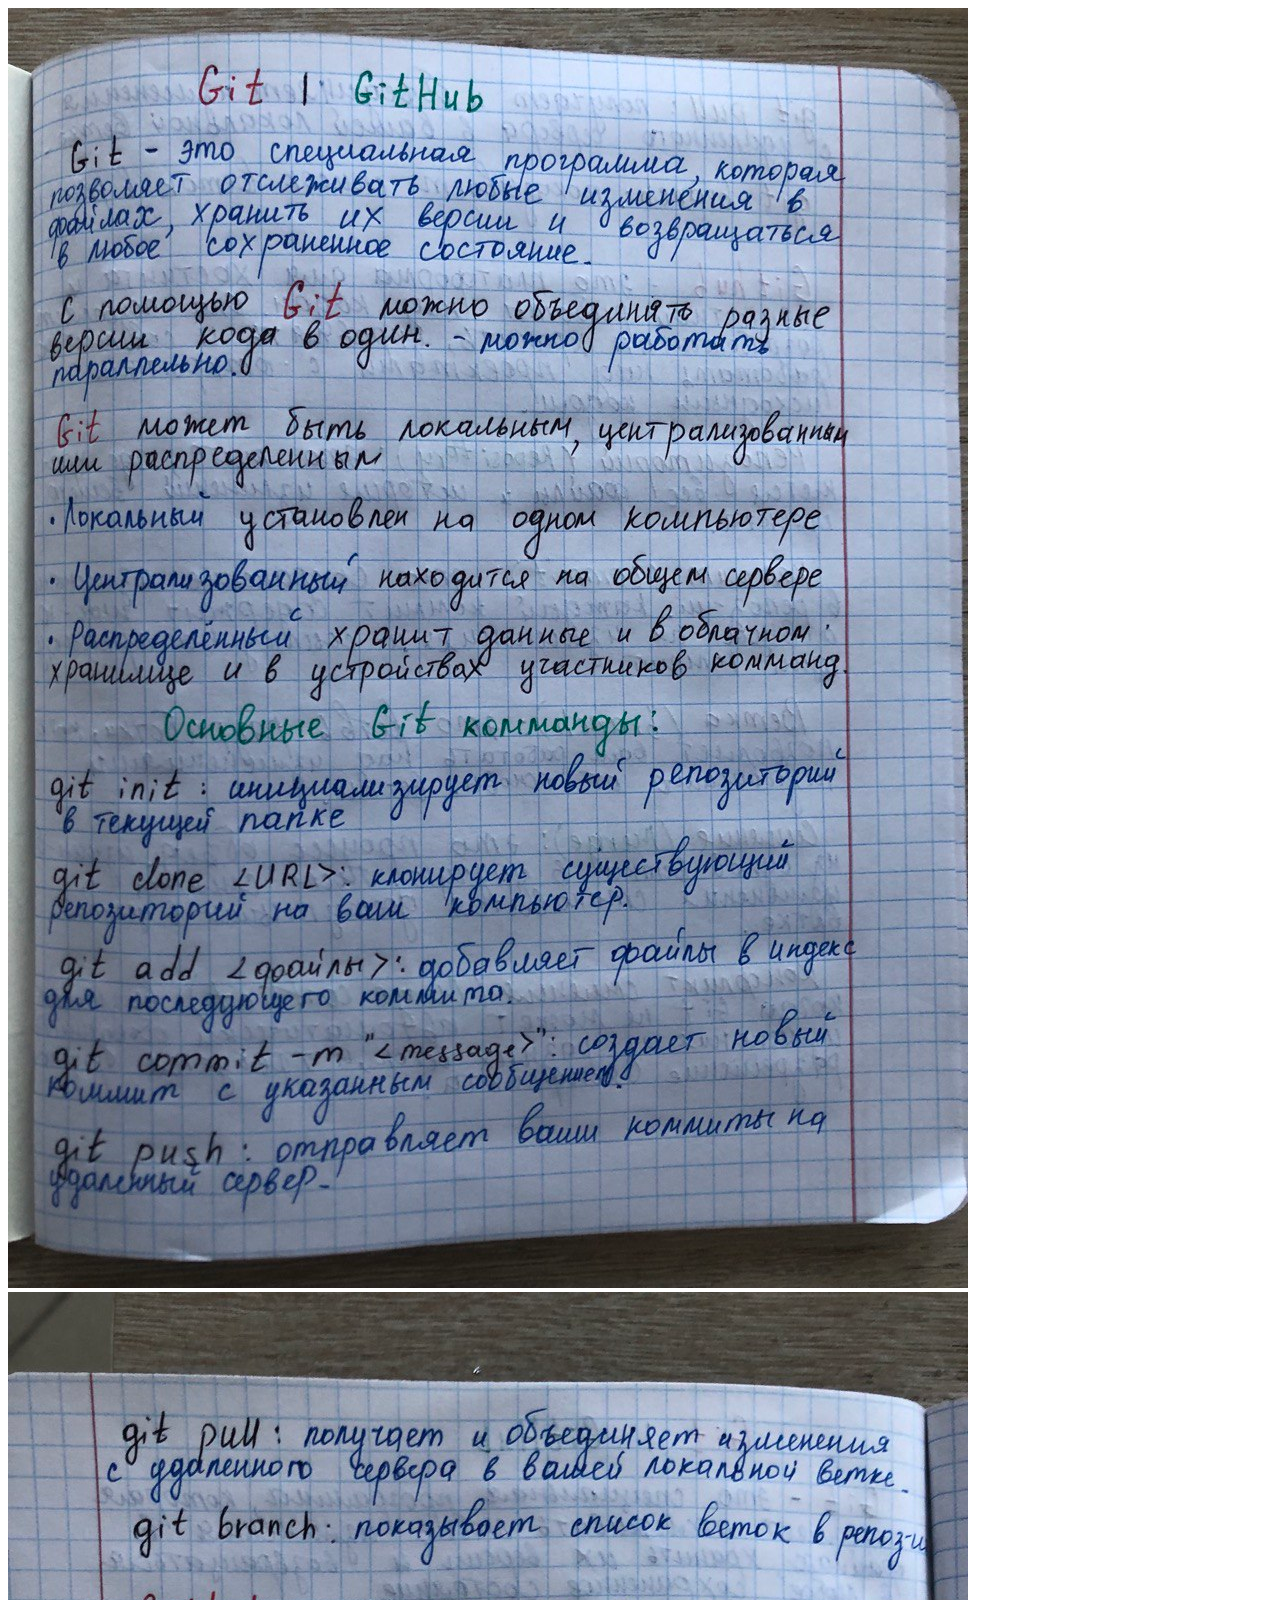
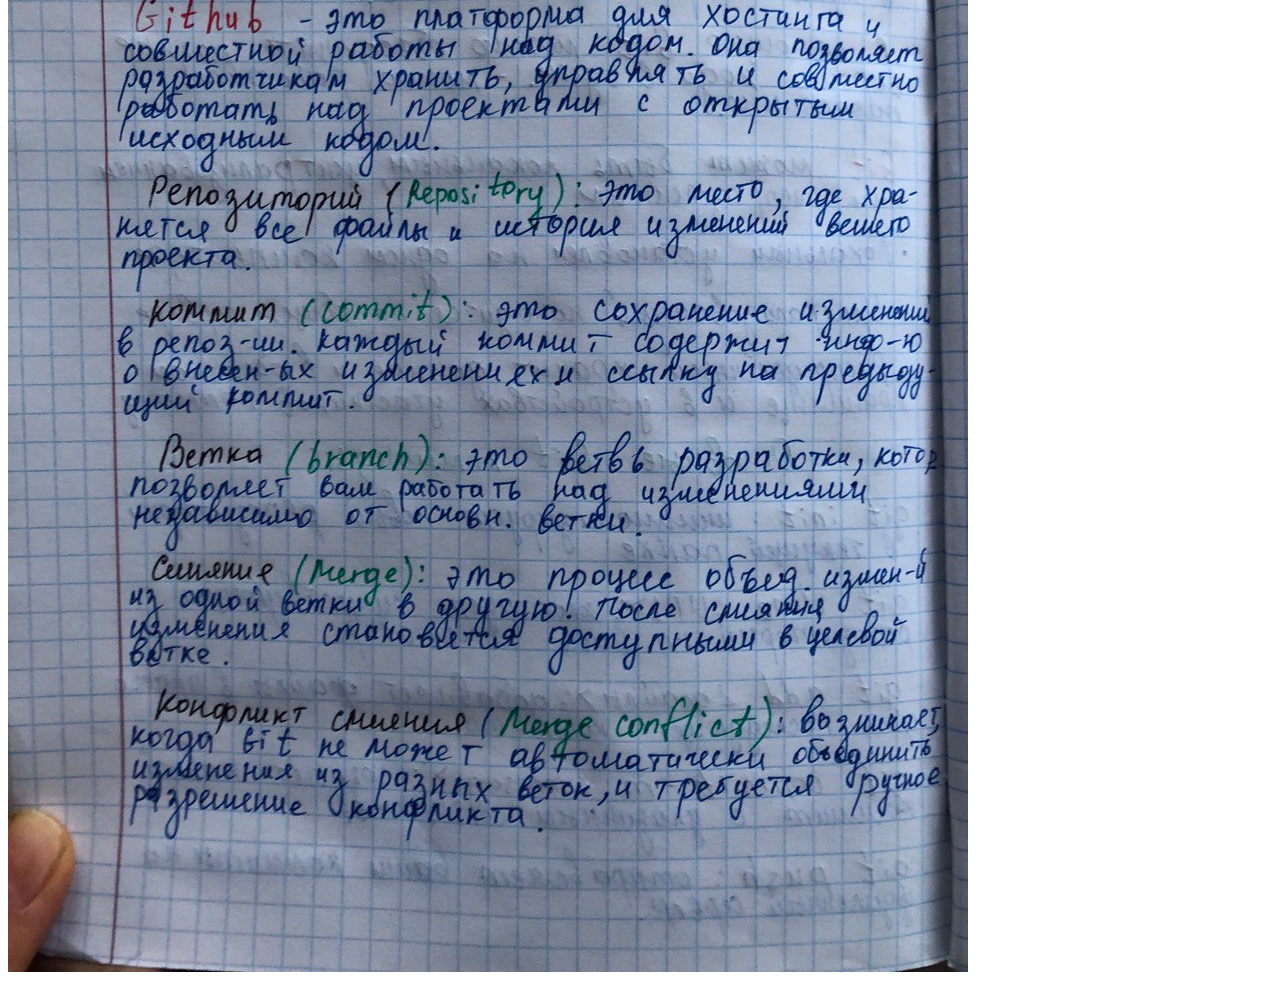
<file: hw-1/index.html>
<!DOCTYPE html>
<html lang="en">
<head>
    <meta charset="UTF-8">
    <meta name="viewport" content="width=device-width, initial-scale=1.0">
    <title>Document</title>
</head>
<body>
    <img src="./first-page.jpg" alt="">
    <img src="./second-page.jpg" alt="">
</body>
</html>
</file>
